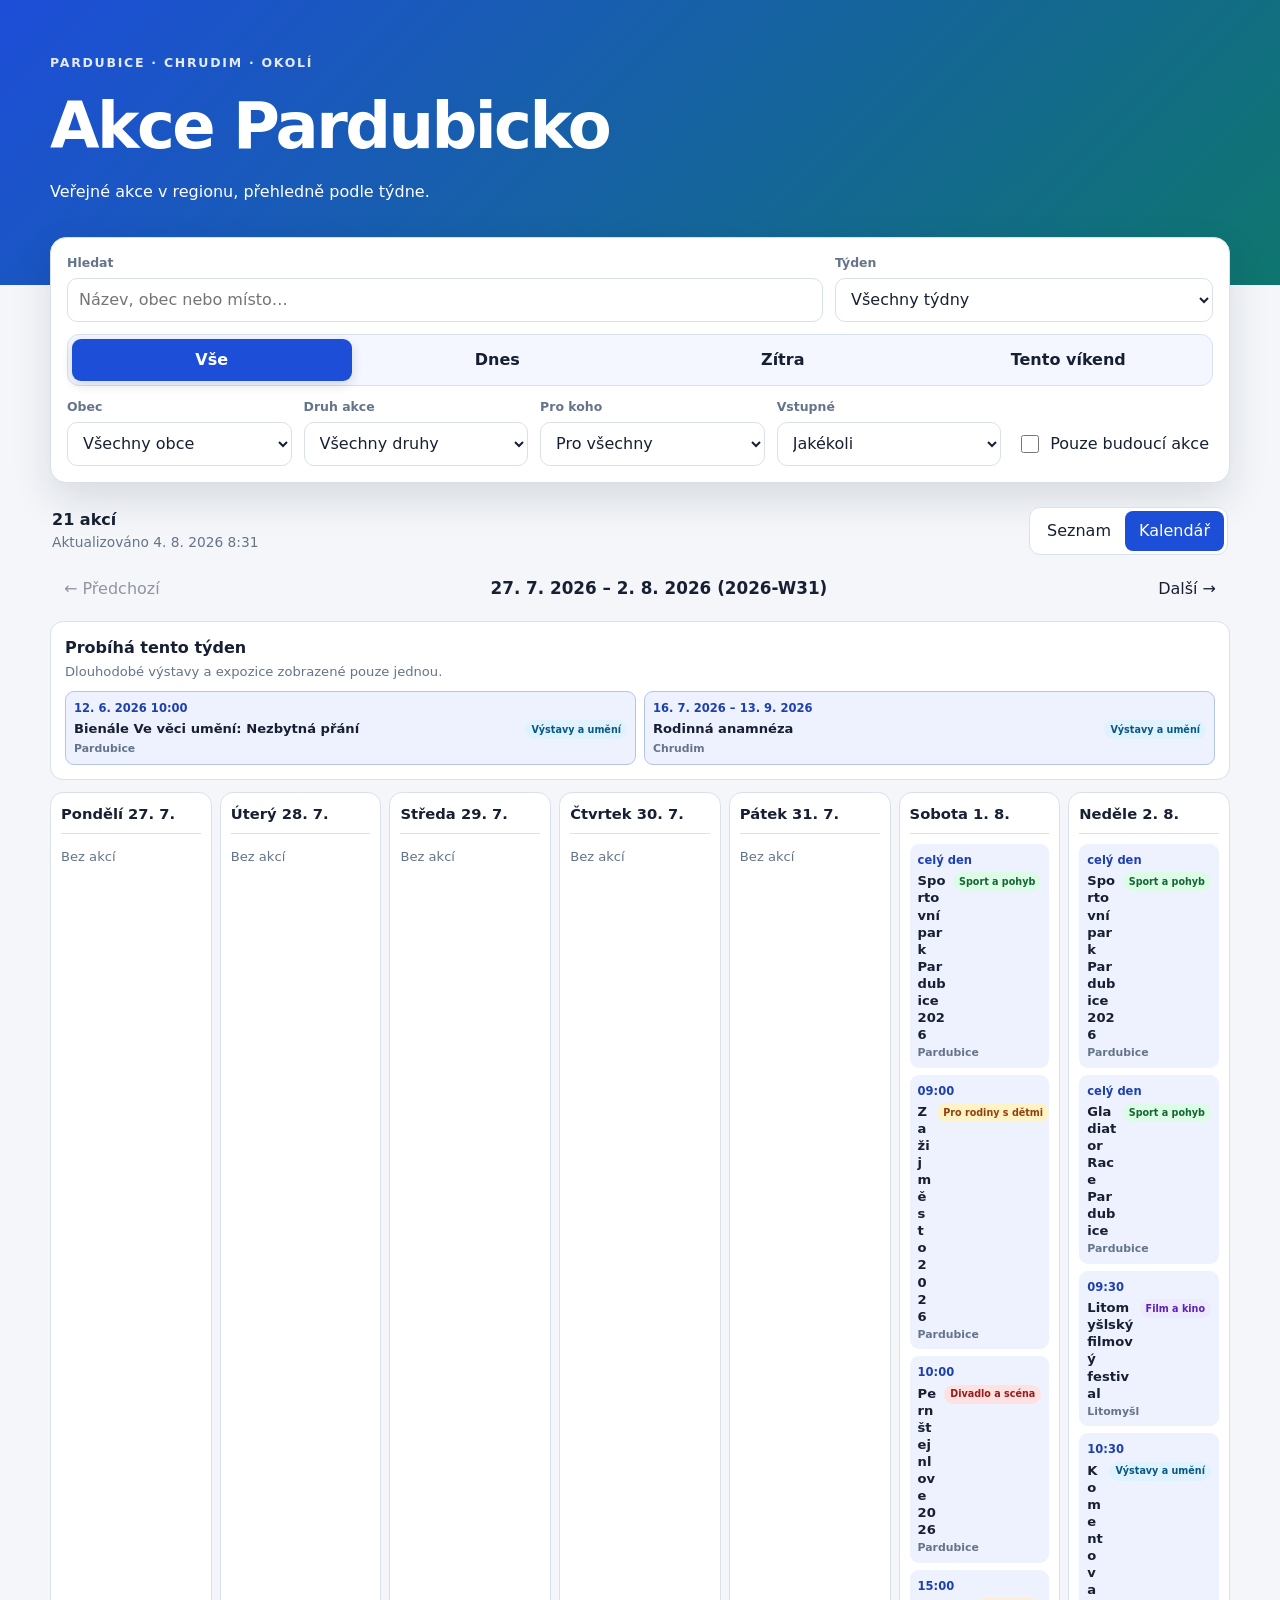
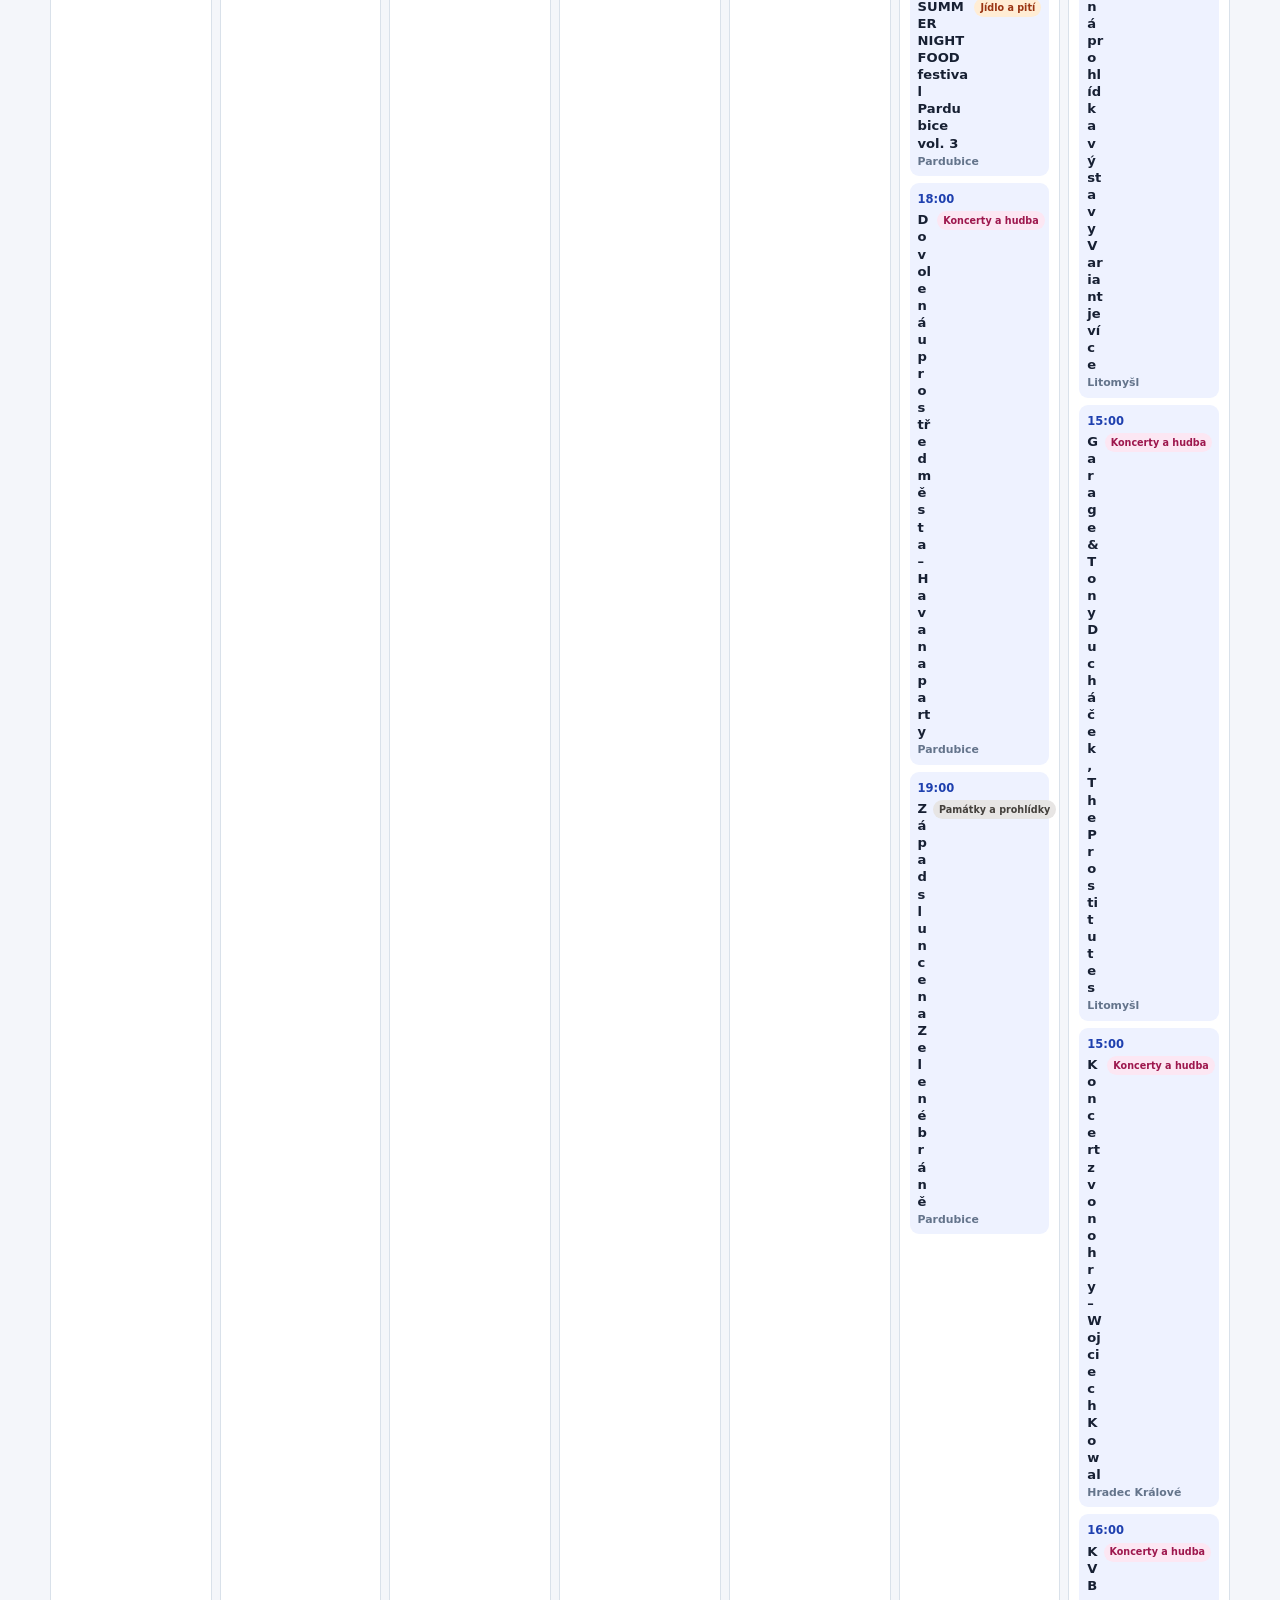
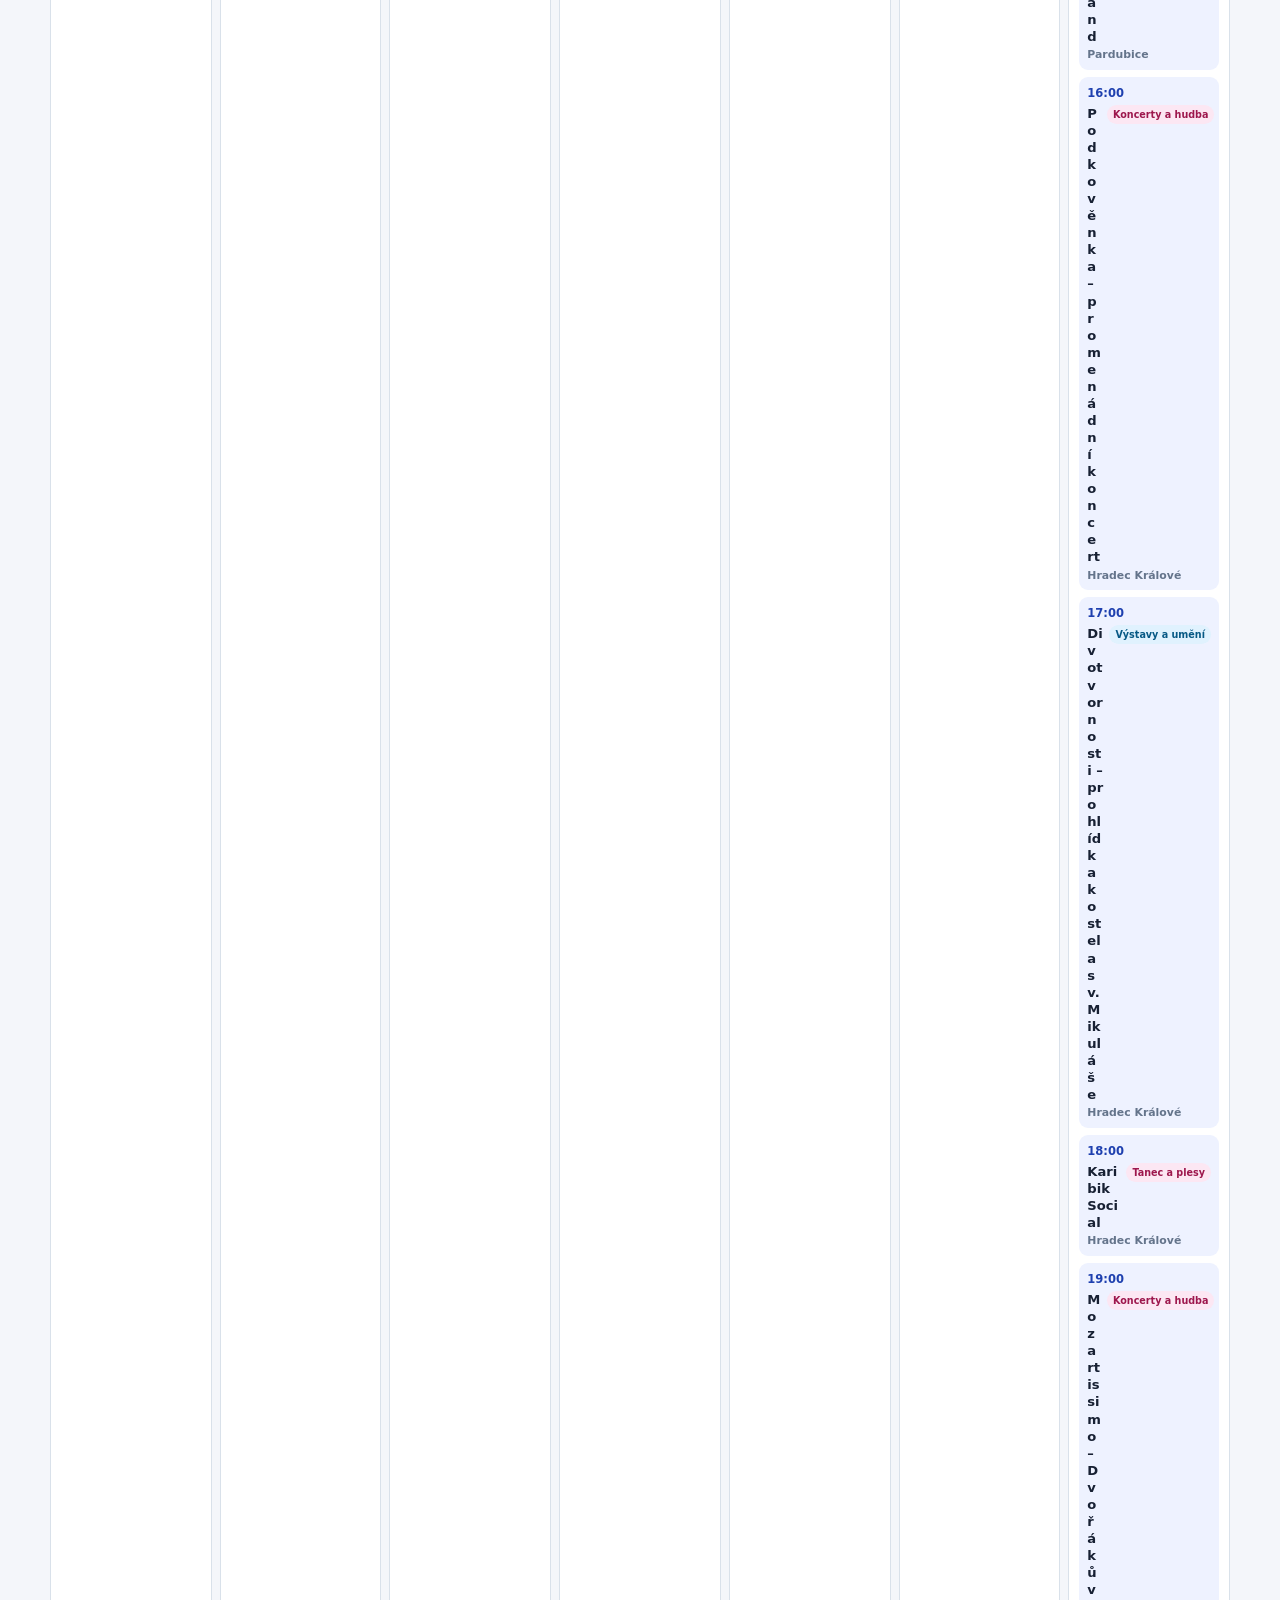
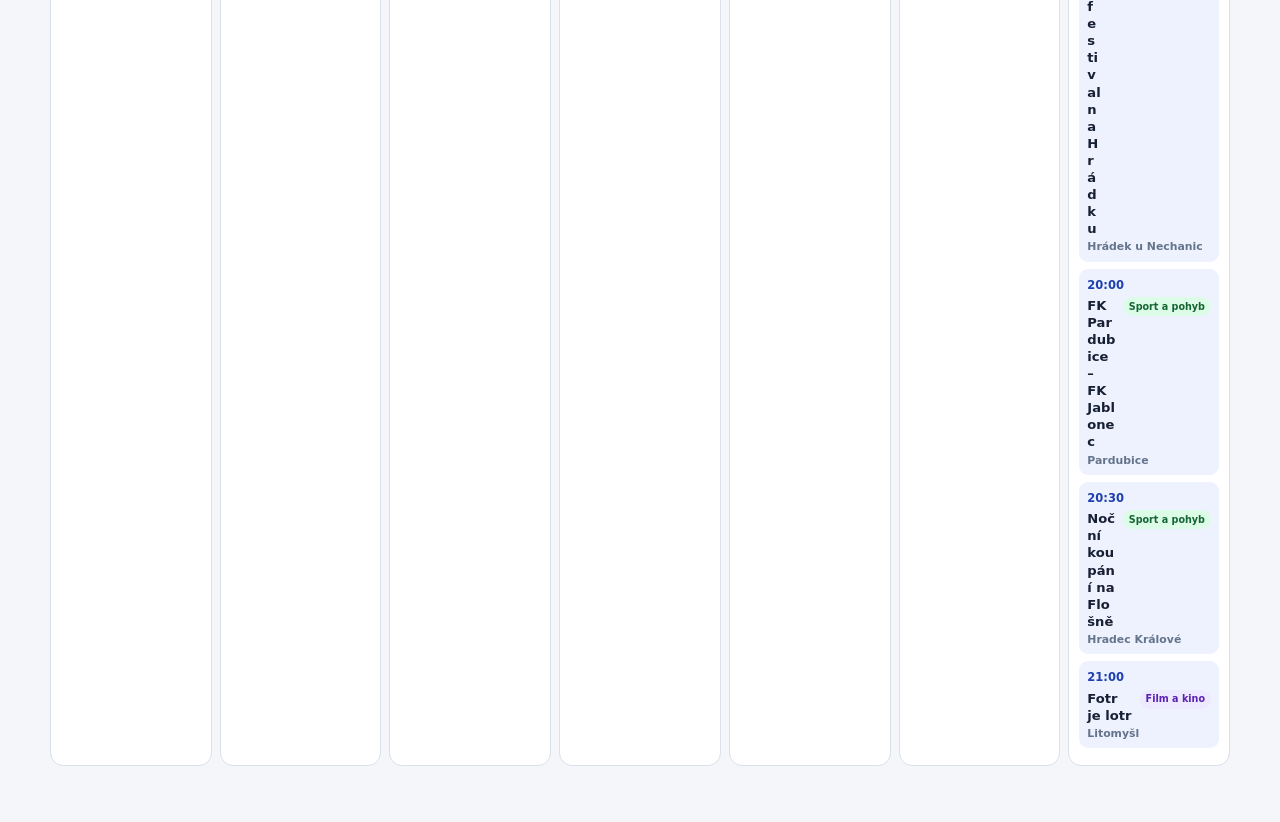
<file: index.html>
<!doctype html>
<html lang="cs">
<head>
  <meta charset="utf-8">
  <meta name="viewport" content="width=device-width, initial-scale=1">
  <meta name="description" content="Veřejný katalog akcí pro Pardubice, Chrudim a okolí.">
  <title>Akce Pardubicko</title>
  <link rel="stylesheet" href="styles.css">
  <link rel="stylesheet" href="filters.css">
  <link rel="stylesheet" href="calendar.css">
  <link rel="stylesheet" href="detail-actions.css">
  <link rel="stylesheet" href="display-enhancements.css">
  <link rel="stylesheet" href="fullscreen-detail.css">
</head>
<body>
  <header class="hero">
    <div class="page-width">
      <p class="eyebrow">Pardubice · Chrudim · okolí</p>
      <h1>Akce Pardubicko</h1>
      <p>Veřejné akce v regionu, přehledně podle týdne.</p>
    </div>
  </header>

  <main class="page-width">
    <section class="controls" aria-label="Filtry akcí">
      <div class="primary-filters">
        <label class="control control-search">
          <span>Hledat</span>
          <input id="search" type="search" placeholder="Název, obec nebo místo…" autocomplete="off">
        </label>
        <label class="control control-week">
          <span>Týden</span>
          <select id="week"><option value="">Všechny týdny</option></select>
        </label>
      </div>

      <div class="quick-date-filter" role="group" aria-label="Rychlý výběr termínu">
        <button type="button" data-date-range="" class="active" aria-pressed="true">Vše</button>
        <button type="button" data-date-range="today" aria-pressed="false">Dnes</button>
        <button type="button" data-date-range="tomorrow" aria-pressed="false">Zítra</button>
        <button type="button" data-date-range="weekend" aria-pressed="false">Tento víkend</button>
      </div>

      <button id="advancedToggle" class="advanced-toggle" type="button" aria-expanded="false" aria-controls="advancedFilters">Další filtry</button>

      <div id="advancedFilters" class="advanced-filters">
        <label class="control">
          <span>Obec</span>
          <select id="municipality"><option value="">Všechny obce</option></select>
        </label>
        <label class="control">
          <span>Druh akce</span>
          <select id="kind"><option value="">Všechny druhy</option></select>
        </label>
        <label class="control">
          <span>Pro koho</span>
          <select id="audience"><option value="">Pro všechny</option></select>
        </label>
        <label class="control">
          <span>Vstupné</span>
          <select id="price">
            <option value="">Jakékoli</option>
            <option value="free">Zdarma</option>
            <option value="paid">Placené</option>
            <option value="unknown">Neuvedeno</option>
          </select>
        </label>
        <label class="checkbox-control">
          <input id="futureOnly" type="checkbox">
          <span>Pouze budoucí akce</span>
        </label>
      </div>
    </section>

    <section class="toolbar" aria-label="Výsledky a zobrazení">
      <div>
        <strong id="count">Načítám…</strong>
        <span id="updated" class="updated"></span>
      </div>
      <div class="view-switch" role="group" aria-label="Zobrazení akcí">
        <button id="listView" type="button" aria-pressed="false">Seznam</button>
        <button id="calendarView" class="active" type="button" aria-pressed="true">Kalendář</button>
      </div>
    </section>

    <div id="error" class="message message-error" role="alert" hidden></div>
    <section id="events" class="events" aria-live="polite" aria-label="Seznam akcí" hidden></section>
    <section id="calendar" class="calendar" aria-live="polite" aria-label="Týdenní kalendář"></section>

    <noscript><p class="message">Pro zobrazení katalogu je nutné povolit JavaScript.</p></noscript>
  </main>

  <template id="event-template">
    <article class="event-card">
      <div class="event-date"></div>
      <div class="event-body">
        <div class="event-title-row">
          <h2 class="event-title"></h2>
          <div class="event-category category-badges"></div>
        </div>
        <div class="event-meta-row">
          <div class="event-location">
            <span class="event-municipality"></span>
            <p class="event-place"></p>
          </div>
          <span class="event-price"></span>
        </div>
        <p class="event-description"></p>
        <div class="event-footer">
          <span class="event-source-type"></span>
          <a class="event-source" target="_blank" rel="noopener noreferrer">Otevřít konkrétní zdroj</a>
        </div>
      </div>
    </article>
  </template>

  <dialog id="eventDetail" class="event-detail" aria-labelledby="eventDetailTitle">
    <article class="event-detail-card">
      <header class="event-detail-header">
        <div class="event-detail-header-inner">
          <button class="event-detail-back" type="button" data-detail-close aria-label="Zpět na přehled akcí">
            <svg viewBox="0 0 24 24" aria-hidden="true" focusable="false"><path d="m15 18-6-6 6-6"/></svg>
            <span>Zpět</span>
          </button>

          <div class="event-detail-calendar-actions" aria-label="Kalendář a sdílení">
            <a class="event-detail-google event-detail-icon-button" target="_blank" rel="noopener noreferrer" aria-label="Přidat do Google Kalendáře" title="Přidat do Google Kalendáře">
              <svg viewBox="0 0 24 24" aria-hidden="true" focusable="false">
                <path d="M7 2v3M17 2v3M3.5 9h17M5 4h14a1.5 1.5 0 0 1 1.5 1.5v14A1.5 1.5 0 0 1 19 21H5a1.5 1.5 0 0 1-1.5-1.5v-14A1.5 1.5 0 0 1 5 4Z"/>
                <path d="M12 12v6M9 15h6"/>
              </svg>
            </a>
            <button type="button" class="secondary-button event-detail-ics event-detail-icon-button" aria-label="Stáhnout událost jako ICS" title="Stáhnout .ics">
              <svg viewBox="0 0 24 24" aria-hidden="true" focusable="false">
                <path d="M7 2v3M17 2v3M3.5 9h17M5 4h14a1.5 1.5 0 0 1 1.5 1.5v14A1.5 1.5 0 0 1 19 21H5a1.5 1.5 0 0 1-1.5-1.5v-14A1.5 1.5 0 0 1 5 4Z"/>
                <path d="M12 12v6M9.5 15.5 12 18l2.5-2.5"/>
              </svg>
            </button>
            <button type="button" class="secondary-button event-detail-share event-detail-icon-button" aria-label="Sdílet akci" title="Sdílet akci">
              <svg viewBox="0 0 24 24" aria-hidden="true" focusable="false">
                <circle cx="18" cy="5" r="2.5"/>
                <circle cx="6" cy="12" r="2.5"/>
                <circle cx="18" cy="19" r="2.5"/>
                <path d="m8.2 10.8 7.6-4.5M8.2 13.2l7.6 4.5"/>
              </svg>
            </button>
          </div>
        </div>
      </header>

      <div class="event-detail-content">
        <p class="event-detail-when"></p>
        <div class="event-detail-categories category-badges"></div>
        <h2 id="eventDetailTitle" class="event-detail-title"></h2>
        <a class="event-detail-place" target="_blank" rel="noopener noreferrer" title="Otevřít místo na Mapy.cz"></a>
        <p class="event-detail-description"></p>
        <dl class="event-detail-meta">
          <div><dt>Vstupné</dt><dd class="event-detail-price"></dd></div>
          <div><dt>Zdroj</dt><dd class="event-detail-source-type"></dd></div>
        </dl>
        <p class="event-detail-action-status" role="status" aria-live="polite"></p>
        <div class="event-detail-actions">
          <a class="event-detail-source" target="_blank" rel="noopener noreferrer">Přejít na stránku události</a>
        </div>
      </div>
    </article>
  </dialog>

  <script type="module" src="js/app.js"></script>
</body>
</html>
</file>
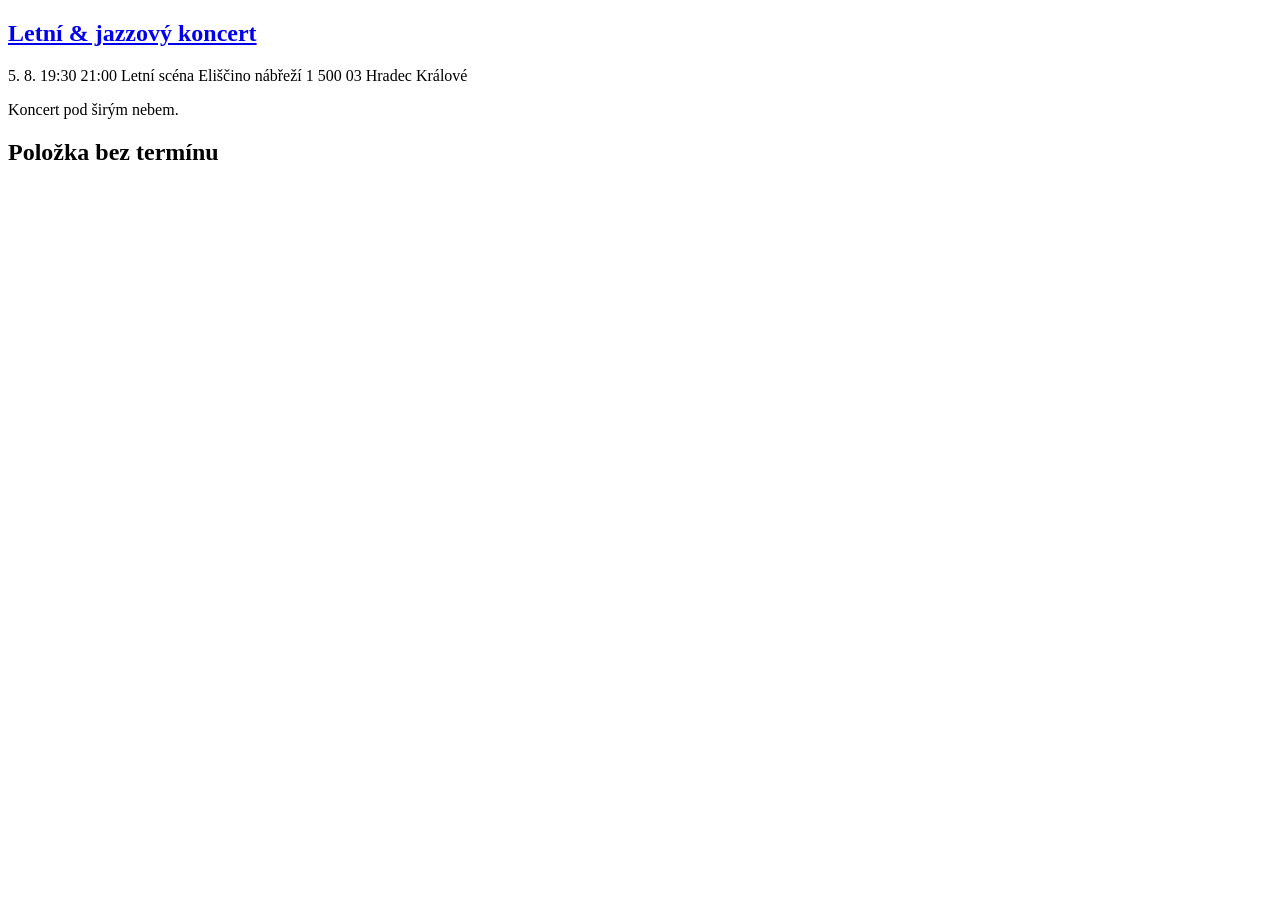
<file: tools/pipeline/fixtures/kultura-hk-official.html>
<!doctype html>
<html lang="cs">
<body>
  <article itemscope itemtype="https://schema.org/MusicEvent">
    <a itemprop="url" href="/letni-koncert-123/">
      <h2 itemprop="name">Letní &amp; jazzový koncert</h2>
    </a>
    <time itemprop="startDate" datetime="2026-08-05T19:30:00+02:00">5. 8. 19:30</time>
    <time itemprop="endDate" datetime="2026-08-05T21:00:00+02:00">21:00</time>
    <span itemprop="location" itemscope itemtype="https://schema.org/Place">
      <span itemprop="name">Letní scéna</span>
      <span itemprop="address" itemscope itemtype="https://schema.org/PostalAddress">
        <span itemprop="streetAddress">Eliščino nábřeží 1</span>
        <span itemprop="postalCode">500 03</span>
        <span itemprop="addressLocality">Hradec Králové</span>
      </span>
    </span>
    <p itemprop="description">Koncert pod širým nebem.</p>
    <meta itemprop="keywords" content="Koncert">
    <meta itemprop="keywords" content="Neznámé téma">
  </article>
  <article itemscope itemtype="https://schema.org/Event">
    <h2 itemprop="name">Položka bez termínu</h2>
  </article>
  <script type="application/ld+json">{"@type":"Event", rozbite}</script>
</body>
</html>
</file>
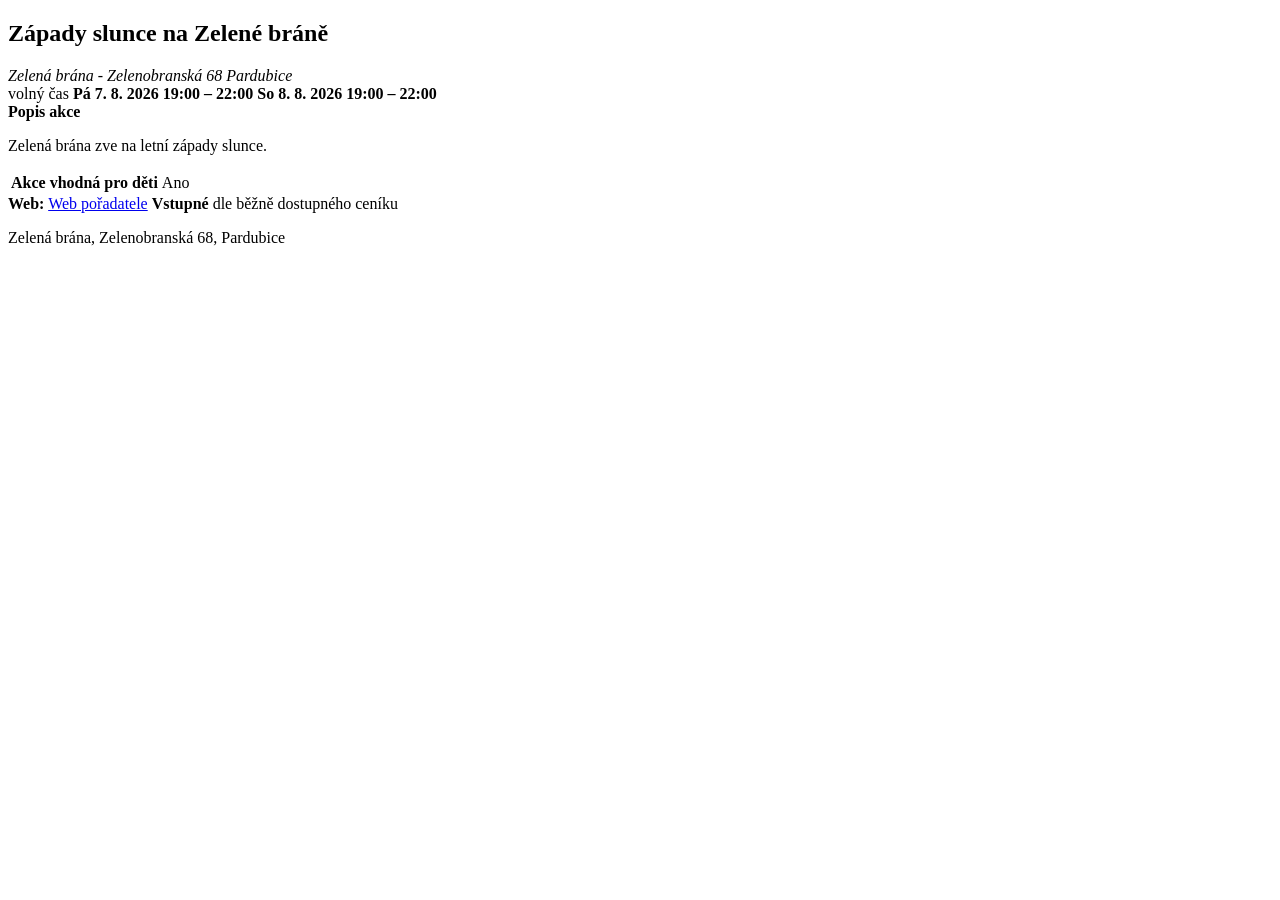
<file: tools/pipeline/fixtures/pardubice-calendar-detail.html>
<!doctype html>
<html lang="cs">
<body>
  <main>
    <article class="article-Detail">
      <h1 class="PageHeader-title Alpha">Západy slunce na Zelené bráně</h1>
      <address class="event-Address">Zelená brána - Zelenobranská 68 Pardubice</address>
      <span class="Tag-label">volný čas</span>
      <strong class="article-Detail-date"><time>Pá 7. 8. 2026 19:00 – 22:00</time></strong>
      <strong class="article-Detail-date"><time>So 8. 8. 2026 19:00 – 22:00</time></strong>
      <div class="Text Text--content">
        <strong>Popis akce</strong>
        <p>Zelená brána zve na letní západy slunce.</p>
      </div>
      <div class="panel-EventInfo">
        <div class="panel-Base-contentInner">
          <table><tr><th>Akce vhodná pro děti</th><td>Ano</td></tr></table>
          <strong>Web:</strong>
          <a class="text-noWrap" href="https://www.zelenabrana.eu/cs/">Web pořadatele</a>
          <strong>Vstupné</strong>
          dle běžně dostupného ceníku
        </div>
      </div>
      <div class="panel-GoogleMap-content">
        <p>Zelená brána, Zelenobranská 68, Pardubice</p>
      </div>
    </article>
  </main>
</body>
</html>
</file>
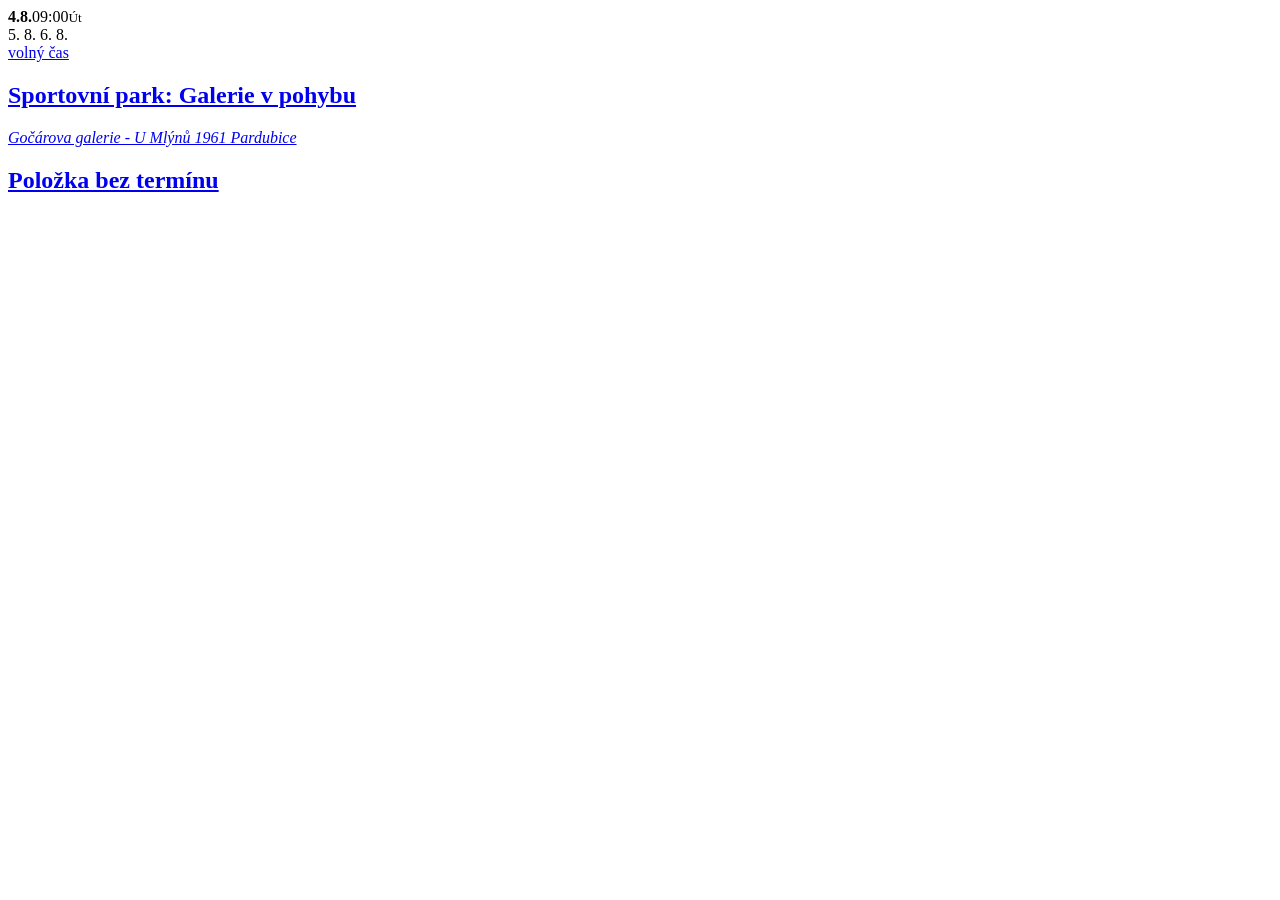
<file: tools/pipeline/fixtures/pardubice-calendar.html>
<!doctype html>
<html lang="cs">
<body>
  <article class="event-Card md:mb-40">
    <div class="event-Card-dates">
      <time class="event-Card-datesMain" datetime="2026-08-04 09:00">
        <strong>4.8.</strong><span class="color-darkestGrey">09:00</span><small>Út</small>
      </time>
      <div class="event-Card-datesAdditional">
        <span class="color-darkestGrey">5. 8.</span>
        <span class="color-darkestGrey">6. 8.</span>
      </div>
    </div>
    <a href="/sportovni-park-galerie-v-pohybu" class="event-Card-inner">
      <div class="event-Card-tags"><span class="Tag"><span class="Tag-label">volný čas</span></span></div>
      <h2 class="event-Card-title">Sportovní park: Galerie v pohybu</h2>
      <address class="event-Address">Gočárova galerie - U Mlýnů 1961 Pardubice</address>
    </a>
  </article>
  <article class="event-Card">
    <a href="/polozka-bez-terminu" class="event-Card-inner">
      <h2 class="event-Card-title">Položka bez termínu</h2>
    </a>
  </article>
  <article class="event-Card"><div class="event-Card-inner"></div></article>
</body>
</html>
</file>
<file: styles.css>
:root {
  color-scheme: light dark;
  --bg: #f4f6fa;
  --card: #ffffff;
  --text: #172033;
  --muted: #64748b;
  --line: #d9e1ea;
  --accent: #1d4ed8;
  --accent-strong: #1e40af;
  --chip: #eef2ff;
  --error-bg: #fff1f2;
  --error-text: #9f1239;
  --shadow: 0 16px 40px rgb(15 23 42 / 12%);
}

@media (prefers-color-scheme: dark) {
  :root {
    --bg: #0f172a;
    --card: #111827;
    --text: #e5e7eb;
    --muted: #94a3b8;
    --line: #293548;
    --accent: #60a5fa;
    --accent-strong: #93c5fd;
    --chip: #1e293b;
    --error-bg: #4c0519;
    --error-text: #fecdd3;
    --shadow: 0 16px 40px rgb(0 0 0 / 28%);
  }
}

* { box-sizing: border-box; }
[hidden] { display: none !important; }
html { scroll-behavior: smooth; }
body {
  margin: 0;
  background: var(--bg);
  color: var(--text);
  font-family: Inter, system-ui, -apple-system, BlinkMacSystemFont, "Segoe UI", sans-serif;
  line-height: 1.5;
}
button, input, select { font: inherit; }
a { color: var(--accent); }
.page-width, .hero > div, main { width: min(1180px, calc(100% - 40px)); margin-inline: auto; }

.hero { padding: 48px 0 76px; background: linear-gradient(135deg, #1d4ed8, #0f766e); color: white; }
.hero h1 { margin: .1rem 0; font-size: clamp(2rem, 5vw, 4rem); letter-spacing: -.04em; }
.hero p { margin: .35rem 0; }
.eyebrow { text-transform: uppercase; letter-spacing: .14em; font-size: .78rem; font-weight: 750; opacity: .88; }
main { padding-bottom: 56px; }

.controls {
  display: grid;
  grid-template-columns: minmax(210px, 2fr) repeat(4, minmax(135px, 1fr)) auto;
  gap: 12px;
  margin-top: -48px;
  padding: 16px;
  border: 1px solid var(--line);
  border-radius: 16px;
  background: var(--card);
  box-shadow: var(--shadow);
}
.control { display: grid; gap: 5px; min-width: 0; }
.control > span { color: var(--muted); font-size: .78rem; font-weight: 700; }
.control input, .control select, .controls > input, .controls > select {
  width: 100%;
  min-height: 44px;
  padding: 9px 11px;
  border: 1px solid var(--line);
  border-radius: 10px;
  background: var(--card);
  color: var(--text);
}
.control input:focus, .control select:focus, .controls > input:focus, .controls > select:focus,
button:focus-visible, a:focus-visible { outline: 3px solid color-mix(in srgb, var(--accent) 32%, transparent); outline-offset: 2px; }
.checkbox-control, .checkbox { display: flex; align-items: end; gap: 8px; padding: 0 4px 10px; white-space: nowrap; }
.checkbox-control input, .checkbox input { width: 18px; height: 18px; }

.toolbar, .summary { display: flex; align-items: center; justify-content: space-between; gap: 16px; margin: 24px 2px 14px; }
.updated, .summary { color: var(--muted); }
.updated { display: block; font-size: .86rem; }
.view-switch { display: inline-flex; padding: 3px; border: 1px solid var(--line); border-radius: 11px; background: var(--card); }
.view-switch button, .calendar-navigation button {
  min-height: 40px;
  padding: 8px 14px;
  border: 0;
  border-radius: 8px;
  background: transparent;
  color: var(--text);
  cursor: pointer;
}
.view-switch button.active { background: var(--accent); color: white; }
.calendar-navigation button:hover:not(:disabled), .view-switch button:hover:not(.active) { background: var(--chip); }
button:disabled { cursor: not-allowed; opacity: .45; }

.events { display: grid; gap: 14px; }
.event-card { display: grid; grid-template-columns: 170px 1fr; overflow: hidden; border: 1px solid var(--line); border-radius: 16px; background: var(--card); }
.event-date { padding: 20px; background: var(--chip); font-weight: 750; white-space: pre-line; }
.event-body { min-width: 0; padding: 18px 20px; }
.event-title-row { display: flex; align-items: flex-start; justify-content: space-between; gap: 12px; }
.event-title { min-width: 0; margin: 0; font-size: 1.35rem; line-height: 1.25; }
.event-title-row .event-category { flex: 0 0 auto; justify-content: flex-end; padding-top: 1px; }
.event-meta-row { display: flex; align-items: baseline; justify-content: space-between; gap: 12px; margin-top: 5px; }
.event-place, .event-description { margin: .25rem 0; }
.event-place { font-weight: 700; }
.event-price, .event-source-type, .event-verification { color: var(--muted); font-size: .82rem; }
.event-price { flex: 0 0 auto; text-align: right; }
.event-description { color: color-mix(in srgb, var(--text) 86%, var(--muted)); }
.event-footer { display: flex; align-items: center; justify-content: space-between; gap: 12px; margin-top: 14px; padding-top: 12px; border-top: 1px solid var(--line); }
.event-source { font-weight: 750; text-decoration: none; }
.event-source:hover { text-decoration: underline; }

.category-badges { display: flex; flex-wrap: wrap; gap: 6px; }
.category-badge {
  display: inline-flex;
  align-items: center;
  min-height: 22px;
  padding: 2px 8px;
  border-radius: 999px;
  background: var(--chip);
  color: var(--text);
  font-size: .68rem;
  font-weight: 800;
  line-height: 1.2;
  white-space: nowrap;
}
.category-badge-music { background: #fce7f3; color: #9d174d; }
.category-badge-film { background: #ede9fe; color: #5b21b6; }
.category-badge-theatre { background: #fee2e2; color: #991b1b; }
.category-badge-sport { background: #dcfce7; color: #166534; }
.category-badge-exhibition { background: #e0f2fe; color: #075985; }
.category-badge-family { background: #fef3c7; color: #92400e; }
.category-badge-food { background: #ffedd5; color: #9a3412; }
.category-badge-history { background: #e7e5e4; color: #44403c; }
.category-badge-festival { background: #fae8ff; color: #86198f; }

.message, .error, .empty { padding: 20px; border: 1px solid var(--line); border-radius: 12px; background: var(--card); }
.message-error, .error { background: var(--error-bg); color: var(--error-text); }

.calendar-navigation { display: grid; grid-template-columns: auto 1fr auto; align-items: center; gap: 12px; margin-bottom: 12px; }
.calendar-navigation h2 { margin: 0; text-align: center; font-size: 1.05rem; }
.calendar-grid { display: grid; grid-template-columns: repeat(7, minmax(0, 1fr)); gap: 8px; }
.calendar-day { min-width: 0; min-height: 230px; padding: 10px; border: 1px solid var(--line); border-radius: 13px; background: var(--card); }
.calendar-day h3 { margin: 0 0 10px; padding-bottom: 8px; border-bottom: 1px solid var(--line); font-size: .92rem; text-transform: capitalize; }
.calendar-event {
  display: grid;
  width: 100%;
  gap: 3px;
  margin-bottom: 7px;
  padding: 8px;
  border: 0;
  border-radius: 9px;
  background: var(--chip);
  color: var(--text);
  text-align: left;
  cursor: pointer;
}
.calendar-event:hover { box-shadow: inset 0 0 0 2px var(--accent); }
.calendar-event-time { color: var(--accent-strong); font-size: .72rem; font-weight: 800; }
.calendar-event-heading { display: flex; align-items: flex-start; justify-content: space-between; gap: 6px; }
.calendar-event-title { min-width: 0; overflow-wrap: anywhere; font-size: .82rem; font-weight: 700; line-height: 1.3; }
.calendar-event-badges { flex: 0 0 auto; justify-content: flex-end; }
.calendar-event-badges .category-badge { min-height: 19px; padding: 1px 6px; font-size: .6rem; }
.calendar-empty { color: var(--muted); font-size: .82rem; }

.event-detail {
  width: min(680px, calc(100% - 24px));
  max-height: calc(100dvh - 24px);
  padding: 0;
  border: 0;
  border-radius: 18px;
  background: var(--card);
  color: var(--text);
  box-shadow: 0 24px 80px rgb(0 0 0 / 32%);
}
.event-detail::backdrop { background: rgb(15 23 42 / 72%); }
.event-detail-card { position: relative; padding: 24px; }
.event-detail-close {
  position: absolute;
  top: 12px;
  right: 12px;
  width: 40px;
  height: 40px;
  border: 0;
  border-radius: 999px;
  background: var(--chip);
  color: var(--text);
  font-size: 1.5rem;
  cursor: pointer;
}
.event-detail-when { margin: 0 48px 12px 0; color: var(--accent-strong); font-weight: 800; white-space: pre-line; }
.event-detail-title { margin: 14px 0 6px; font-size: clamp(1.5rem, 5vw, 2.2rem); line-height: 1.15; }
.event-detail-place { margin: 0; font-weight: 750; }
.event-detail-description { margin: 16px 0; }
.event-detail-meta { display: grid; gap: 10px; margin: 18px 0; }
.event-detail-meta div { display: grid; grid-template-columns: 90px 1fr; gap: 12px; }
.event-detail-meta dt { color: var(--muted); font-weight: 700; }
.event-detail-meta dd { margin: 0; }
.event-detail-actions { display: flex; flex-wrap: wrap; gap: 10px; margin-top: 22px; }
.event-detail-source, .secondary-button {
  display: inline-flex;
  align-items: center;
  justify-content: center;
  min-height: 44px;
  padding: 10px 16px;
  border-radius: 10px;
  font-weight: 800;
  text-decoration: none;
}
.event-detail-source { background: var(--accent); color: white; }
.secondary-button { border: 1px solid var(--line); background: transparent; color: var(--text); cursor: pointer; }

@media (max-width: 980px) {
  .controls { grid-template-columns: repeat(2, minmax(0, 1fr)); }
  .control-search { grid-column: 1 / -1; }
  .checkbox-control, .checkbox { align-items: center; padding: 8px 4px; }
  .calendar-grid { grid-template-columns: repeat(2, minmax(0, 1fr)); }
  .calendar-day { min-height: 150px; }
}

@media (max-width: 620px) {
  .page-width, .hero > div, main { width: min(100% - 24px, 1180px); }
  .hero { padding: 28px 0 52px; }
  .hero h1 { font-size: 2.25rem; }
  .controls { grid-template-columns: 1fr; gap: 9px; margin-top: -30px; padding: 12px; }
  .control-search { grid-column: auto; }
  .control { gap: 3px; }
  .control input, .control select { min-height: 42px; padding-block: 7px; }
  .toolbar, .summary { align-items: stretch; flex-direction: column; gap: 10px; margin-top: 18px; }
  .view-switch { width: 100%; }
  .view-switch button { flex: 1; }
  .event-card { grid-template-columns: 1fr; }
  .event-date { padding: 10px 14px; font-size: .9rem; }
  .event-body { padding: 14px; }
  .event-title { font-size: 1.12rem; }
  .event-title-row { gap: 8px; }
  .event-meta-row { align-items: flex-start; flex-direction: column; gap: 0; }
  .event-price { text-align: left; }
  .event-description { font-size: .92rem; }
  .event-footer { align-items: flex-start; flex-direction: column; gap: 5px; margin-top: 10px; padding-top: 9px; }
  .calendar-navigation { grid-template-columns: 1fr 1fr; }
  .calendar-navigation h2 { grid-column: 1 / -1; grid-row: 1; font-size: .95rem; }
  .calendar-grid { grid-template-columns: 1fr; }
  .calendar-day { min-height: auto; padding: 9px; }
  .calendar-event { padding: 8px 9px; }
  .calendar-event-heading { align-items: center; }
  .event-detail { width: 100%; max-height: 92dvh; margin: auto 0 0; border-radius: 18px 18px 0 0; }
  .event-detail-card { padding: 20px 16px 24px; }
  .event-detail-actions { display: grid; }
}
</file>
<file: filters.css>
.controls {
  display: grid;
  grid-template-columns: 1fr;
  gap: 12px;
}
.primary-filters {
  display: grid;
  grid-template-columns: minmax(260px, 2fr) minmax(190px, 1fr);
  gap: 12px;
}
.quick-date-filter {
  display: grid;
  grid-template-columns: repeat(4, minmax(0, 1fr));
  gap: 6px;
  padding: 4px;
  border: 1px solid var(--line);
  border-radius: 12px;
  background: color-mix(in srgb, var(--chip) 62%, var(--card));
}
.quick-date-filter button,
.advanced-toggle {
  min-height: 42px;
  padding: 8px 12px;
  border: 0;
  border-radius: 9px;
  background: transparent;
  color: var(--text);
  font-weight: 750;
  cursor: pointer;
}
.quick-date-filter button.active {
  background: var(--accent);
  color: white;
  box-shadow: 0 4px 12px rgb(15 23 42 / 14%);
}
.quick-date-filter button:hover:not(.active),
.advanced-toggle:hover { background: var(--chip); }
.advanced-toggle {
  position: relative;
  display: none;
  width: 100%;
  border: 1px solid var(--line);
  background: var(--card);
}
.advanced-toggle.has-active-filters::before {
  content: "";
  display: inline-block;
  width: 8px;
  height: 8px;
  margin-right: 8px;
  border-radius: 999px;
  background: var(--accent);
  box-shadow: 0 0 0 3px color-mix(in srgb, var(--accent) 18%, transparent);
  vertical-align: 1px;
}
.advanced-toggle::after {
  content: "⌄";
  float: right;
  transition: transform .18s ease;
}
.advanced-toggle[aria-expanded="true"]::after { transform: rotate(180deg); }
.advanced-filters {
  display: grid;
  grid-template-columns: repeat(4, minmax(130px, 1fr)) auto;
  gap: 12px;
}

@media (max-width: 980px) {
  .primary-filters { grid-template-columns: 1fr 1fr; }
  .advanced-filters { grid-template-columns: repeat(2, minmax(0, 1fr)); }
}

@media (max-width: 620px) {
  .primary-filters { grid-template-columns: 1fr; gap: 9px; }
  .quick-date-filter {
    grid-template-columns: repeat(2, minmax(0, 1fr));
    gap: 5px;
  }
  .quick-date-filter button { min-height: 40px; padding-inline: 8px; }
  .advanced-toggle { display: block; }
  .advanced-filters {
    display: none;
    grid-template-columns: 1fr;
    gap: 9px;
    padding-top: 2px;
  }
  .advanced-filters.is-open { display: grid; }
  .advanced-filters .checkbox-control { padding-block: 6px; }
}
</file>
<file: calendar.css>
.calendar-ongoing {
  margin-bottom: 12px;
  padding: 14px;
  border: 1px solid var(--line);
  border-radius: 13px;
  background: var(--card);
}

.calendar-ongoing > h3 {
  margin: 0;
  font-size: 1rem;
}

.calendar-ongoing > p {
  margin: 2px 0 10px;
  color: var(--muted);
  font-size: .82rem;
}

.calendar-ongoing-list {
  display: grid;
  grid-template-columns: repeat(auto-fit, minmax(230px, 1fr));
  gap: 8px;
}

.calendar-ongoing .calendar-event {
  margin-bottom: 0;
  border: 1px solid color-mix(in srgb, var(--accent) 20%, var(--line));
}

@media (max-width: 620px) {
  .calendar-ongoing {
    padding: 10px;
  }

  .calendar-ongoing-list {
    grid-template-columns: 1fr;
  }
}
</file>
<file: detail-actions.css>
.event-detail-calendar-actions {
  display: flex;
  flex-wrap: wrap;
  gap: 8px;
  margin-top: 20px;
  padding-top: 18px;
  border-top: 1px solid var(--line);
}

.event-detail-icon-button {
  display: inline-flex;
  align-items: center;
  justify-content: center;
  width: 44px;
  height: 44px;
  min-height: 44px;
  padding: 0;
  border-radius: 999px;
  text-decoration: none;
}

.event-detail-icon-button svg {
  width: 21px;
  height: 21px;
  fill: none;
  stroke: currentColor;
  stroke-width: 1.8;
  stroke-linecap: round;
  stroke-linejoin: round;
  pointer-events: none;
}

.event-detail-google {
  border: 1px solid transparent;
  background: var(--accent);
  color: white;
}

.event-detail-google:hover,
.event-detail-icon-button.secondary-button:hover {
  transform: translateY(-1px);
  box-shadow: 0 5px 14px rgb(15 23 42 / 14%);
}

.event-detail-icon-button:active { transform: translateY(0); }

.event-detail-action-status {
  min-height: 1.4em;
  margin: 8px 0 0;
  color: var(--accent-strong);
  font-size: .84rem;
  font-weight: 700;
}
</file>
<file: display-enhancements.css>
.event-location {
  min-width: 0;
}

.event-municipality {
  display: block;
  color: var(--accent-strong);
  font-size: .78rem;
  font-weight: 850;
  letter-spacing: .035em;
  line-height: 1.25;
  text-transform: uppercase;
}

.event-place {
  margin-top: 2px;
}

.calendar-event-municipality {
  color: var(--muted);
  font-size: .68rem;
  font-weight: 750;
  line-height: 1.25;
}
</file>
<file: fullscreen-detail.css>
body.event-detail-open {
  overflow: hidden;
}

.event-detail {
  position: fixed;
  inset: 0;
  width: 100vw;
  max-width: none;
  height: 100dvh;
  max-height: none;
  margin: 0;
  padding: 0;
  border: 0;
  border-radius: 0;
  background: var(--bg);
  color: var(--text);
  box-shadow: none;
  overflow-x: hidden;
  overflow-y: auto;
  overscroll-behavior: contain;
}

.event-detail::backdrop {
  background: var(--bg);
}

.event-detail-card {
  min-height: 100%;
  padding: 0;
}

.event-detail-header {
  position: sticky;
  top: 0;
  z-index: 10;
  border-bottom: 1px solid var(--line);
  background: color-mix(in srgb, var(--card) 94%, transparent);
  backdrop-filter: blur(14px);
}

.event-detail-header-inner {
  display: flex;
  align-items: center;
  justify-content: space-between;
  width: min(960px, calc(100% - 40px));
  min-height: 72px;
  margin-inline: auto;
  gap: 16px;
}

.event-detail-back {
  display: inline-flex;
  align-items: center;
  gap: 7px;
  min-height: 44px;
  padding: 8px 12px 8px 8px;
  border: 0;
  border-radius: 10px;
  background: transparent;
  color: var(--text);
  font-weight: 800;
  cursor: pointer;
}

.event-detail-back:hover {
  background: var(--chip);
}

.event-detail-back svg {
  width: 23px;
  height: 23px;
  fill: none;
  stroke: currentColor;
  stroke-width: 2;
  stroke-linecap: round;
  stroke-linejoin: round;
}

.event-detail-header .event-detail-calendar-actions {
  flex-wrap: nowrap;
  margin: 0;
  padding: 0;
  border: 0;
}

.event-detail-content {
  width: min(800px, calc(100% - 40px));
  margin-inline: auto;
  padding: clamp(36px, 7vw, 76px) 0 72px;
}

.event-detail-content .event-detail-when {
  margin-right: 0;
  font-size: 1rem;
}

.event-detail-content .event-detail-title {
  max-width: 18ch;
  margin-top: 18px;
  font-size: clamp(2.15rem, 7vw, 4.8rem);
  letter-spacing: -.04em;
}

.event-detail-content .event-detail-place {
  display: inline-flex;
  align-items: center;
  gap: 7px;
  margin-top: 14px;
  color: var(--accent-strong);
  font-size: 1.08rem;
  font-weight: 800;
  text-decoration-thickness: 1px;
  text-underline-offset: 4px;
}

.event-detail-content .event-detail-place::after {
  content: "↗";
  font-size: .9em;
}

.event-detail-content .event-detail-place:hover {
  text-decoration-thickness: 2px;
}

.event-detail-content .event-detail-description {
  max-width: 68ch;
  margin: 30px 0;
  font-size: 1.08rem;
  line-height: 1.75;
}

.event-detail-content .event-detail-meta {
  max-width: 620px;
  margin: 30px 0;
  padding: 20px 0;
  border-block: 1px solid var(--line);
}

.event-detail-content .event-detail-actions {
  margin-top: 30px;
}

@media (max-width: 620px) {
  .event-detail-header-inner,
  .event-detail-content {
    width: min(100% - 28px, 800px);
  }

  .event-detail-header-inner {
    min-height: 64px;
  }

  .event-detail-back span {
    display: none;
  }

  .event-detail-back {
    width: 44px;
    padding: 0;
    justify-content: center;
  }

  .event-detail-content {
    padding: 32px 0 48px;
  }

  .event-detail-content .event-detail-title {
    font-size: clamp(2rem, 12vw, 3.3rem);
  }

  .event-detail-content .event-detail-description {
    font-size: 1rem;
    line-height: 1.65;
  }

  .event-detail-content .event-detail-meta div {
    grid-template-columns: 78px 1fr;
  }
}
</file>
